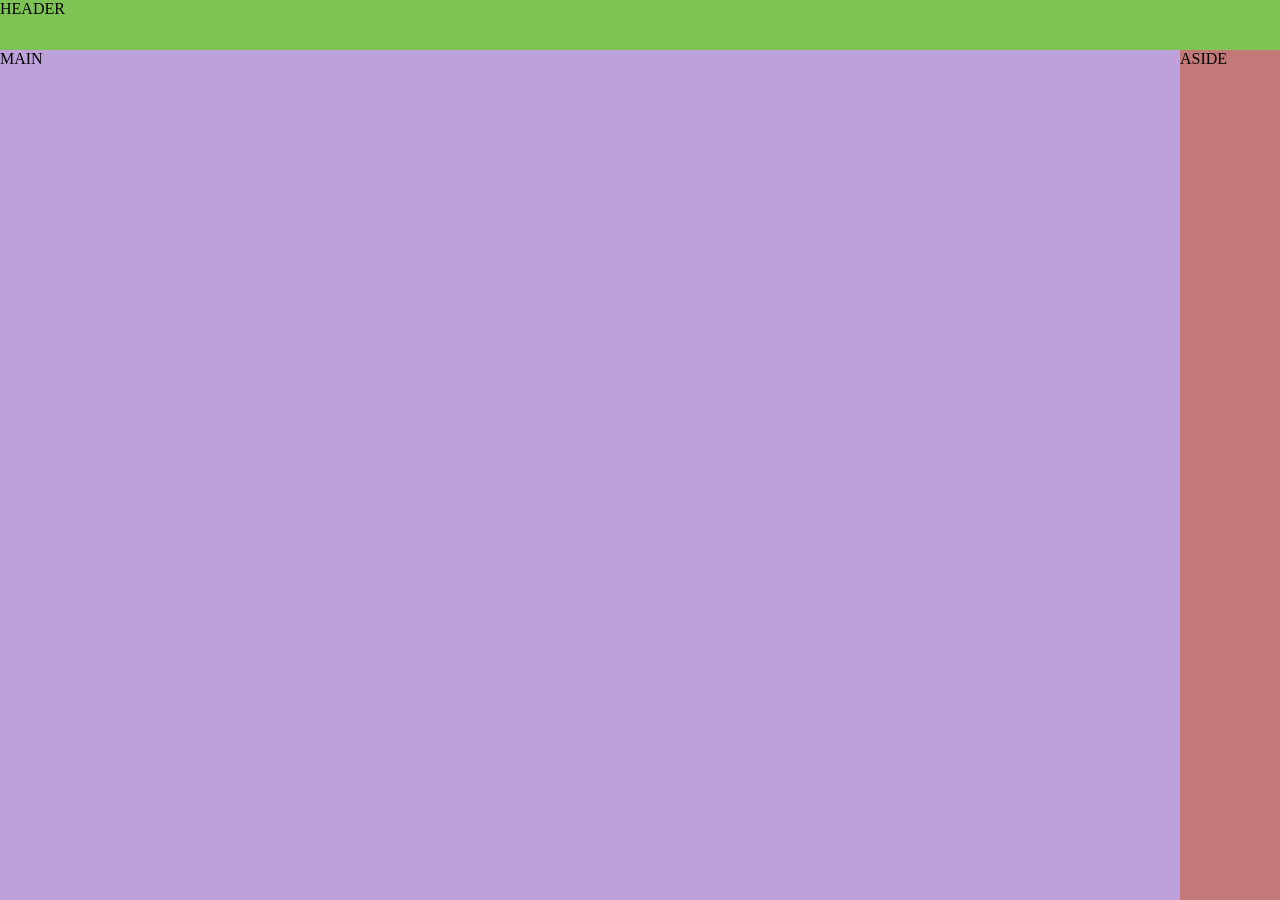
<file: index.html>
<!DOCTYPE html>
<html lang="en">
<head>
    <meta charset="UTF-8">
    <meta name="viewport" content="width=device-width, initial-scale=1.0">
    <link rel="stylesheet" href="./style.css">
    <title>GRID LAYOUT</title>
</head>
<body class="">
    <header><p>HEADER</p></header>
    <aside><p>ASIDE</p></aside>
    <main><p>MAIN</p></main>
    
</body>
</html>
</file>
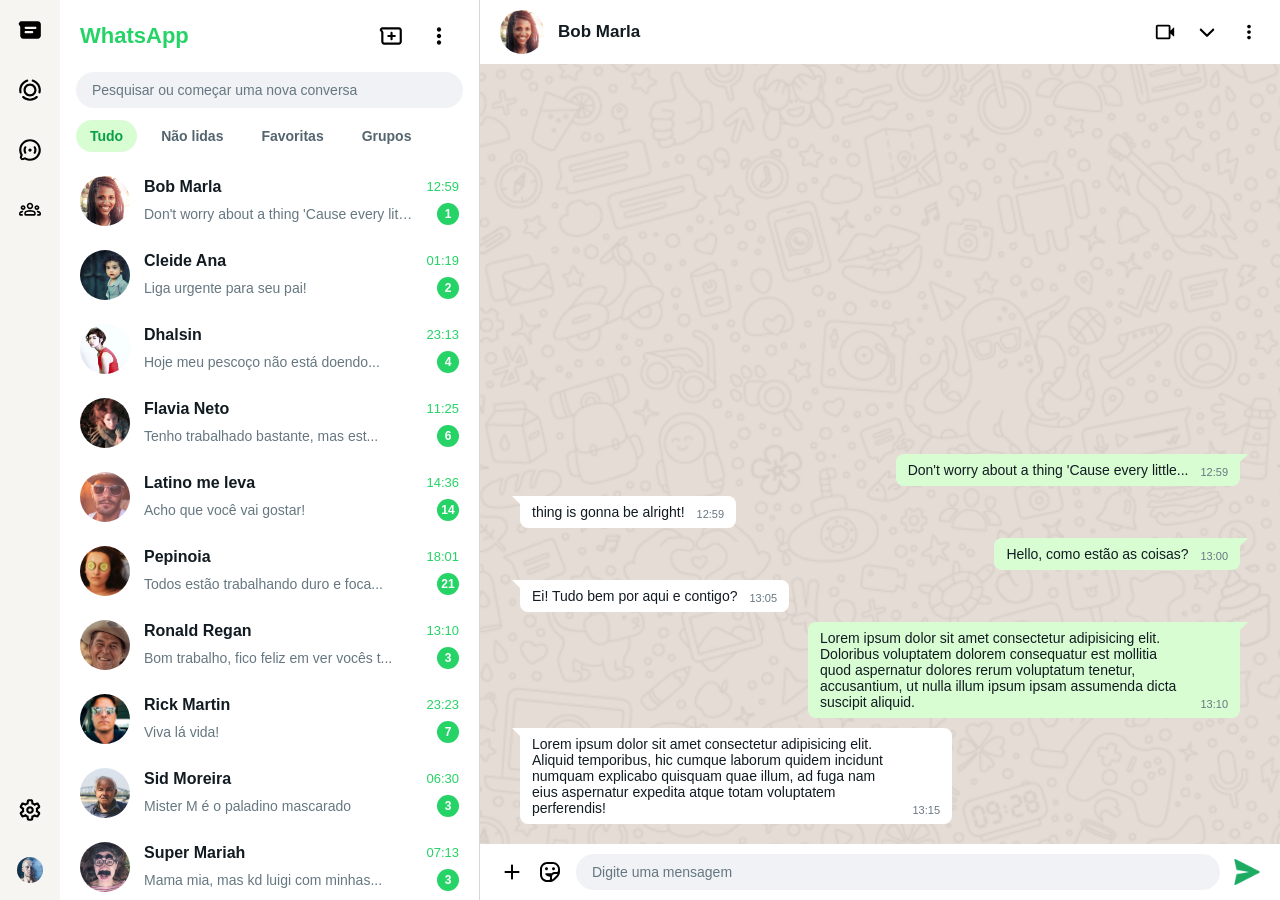
<file: Atividade WhatsApp Web/index.html>
<!DOCTYPE html>
<html lang="pt-br">
<head>
  <meta charset="UTF-8">
  <title>WhatsApp Web</title>
    <link rel="stylesheet" href="style.css">
    <script type="module" src="script.js"></script>
    <script src="trecho-perfil.js" defer></script>

</head>
<body>

  <nav>
    <div class="container-nav">
        <img src="./assets/icons/messages.svg" alt="">
        <img src="./assets/icons/status.svg" alt="">
        <img src="./assets/icons/newsletter.svg" alt="">
        <img src="./assets/icons/community.svg" alt="">
    </div>
    <div class="container-nav">
        <img src="./assets/icons/settings.svg" alt="">
    
        <img id="abrir-perfil" src="./assets/imgs/Dono_WhatsApp.jpg" alt="Dono do WhatsApp">
    </div>
  </nav>

  <aside>

    <div class="painel-perfil" id="painel-perfil">

        <h1 class="titulo-perfil">Perfil</h1>

        <div class="foto-perfil-container">
            <img class="foto-perfil" src="./assets/imgs/Dono_WhatsApp.jpg" alt="Foto de perfil">
        </div>

        <div class="campo-perfil">
            <span class="label-campo">Nome</span>
            <p class="valor-campo">Ricardo da Silva</p>
        </div>

        <div class="campo-perfil">
            <span class="label-campo">Recado</span>
            <div class="linha-editavel">
                <p class="valor-campo">Disponível</p>
                <img class="icone-acao" src="./assets/icons/cursor-pointer.svg" alt="Editar recado">
            </div>
        </div>

        <div class="campo-perfil">
            <span class="label-campo">Telefone</span>
            <div class="linha-editavel">
                <div class="telefone-info">
                    <img class="icone-info" src="./assets/icons/phone.svg" alt="">
                    <p class="valor-campo">+55 11 98787 6567</p>
                </div>
                <img class="icone-acao" src="./assets/icons/copy-btn.svg" alt="Copiar telefone">
            </div>
        </div>

        <div class="trocar-perfil">
            <h2>Trocar de Perfil</h2>
            <div class="lista-perfis">
                <div class="mini-perfil">
                    <img src="./assets/imgs/Bob_Marla.jpg" alt="Bob Marla">
                    <span>Bob Marla</span>
                </div>
                <div class="mini-perfil">
                    <img src="./assets/imgs/Latino.jpg" alt="Latino">
                    <span>Latino</span>
                </div>
                <div class="mini-perfil">
                    <img src="./assets/imgs/Rick_Martin.jpg" alt="Rick Martin">
                    <span>Rick Martin</span>
                </div>
                <div class="mini-perfil">
                    <img src="./assets/imgs/Super_Mariah.jpg" alt="Super Mariah">
                    <span>Super Mariah</span>
                </div>
            </div>
        </div>

    </div>

    <div class="header-lista">
        <h1>WhatsApp</h1>
        <div class="icones-header">
            <img src="./assets/icons/new-chat.svg" alt="Nova conversa">
            <img src="./assets/icons/more-settings.svg" alt="Mais opções">
        </div>
    </div>

    <div class="container-busca">
        <input type="text" placeholder="Pesquisar ou começar uma nova conversa">
    </div>

    <div class="tabs">
        <button class="tab tab-ativa">Tudo</button>
        <button class="tab">Não lidas</button>
        <button class="tab">Favoritas</button>
        <button class="tab">Grupos</button>
    </div>

    <div class="lista-conversas">

        <div class="conversa">
            <img class="avatar" src="./assets/imgs/Bob_Marla.jpg" alt="Bob Marla">
            <h3 class="nome">Bob Marla</h3>
            <span class="hora">12:59</span>
            <p class="mensagem">Don't worry about a thing 'Cause every little...</p>
            <span class="badge">1</span>
        </div>

        <div class="conversa">
            <img class="avatar" src="./assets/imgs/Cleide_Ana.jpg" alt="Cleide Ana">
            <h3 class="nome">Cleide Ana</h3>
            <span class="hora">01:19</span>
            <p class="mensagem">Liga urgente para seu pai!</p>
            <span class="badge">2</span>
        </div>

        <div class="conversa">
            <img class="avatar" src="./assets/imgs/Dhalsin.jpg" alt="Dhalsin">
            <h3 class="nome">Dhalsin</h3>
            <span class="hora">23:13</span>
            <p class="mensagem">Hoje meu pescoço não está doendo...</p>
            <span class="badge">4</span>
        </div>

        <div class="conversa">
            <img class="avatar" src="./assets/imgs/Flavia_Neto.jpg" alt="Flavia Neto">
            <h3 class="nome">Flavia Neto</h3>
            <span class="hora">11:25</span>
            <p class="mensagem">Tenho trabalhado bastante, mas est...</p>
            <span class="badge">6</span>
        </div>

        <div class="conversa">
            <img class="avatar" src="./assets/imgs/Latino.jpg" alt="Latino me leva">
            <h3 class="nome">Latino me leva</h3>
            <span class="hora">14:36</span>
            <p class="mensagem">Acho que você vai gostar!</p>
            <span class="badge">14</span>
        </div>

        <div class="conversa">
            <img class="avatar" src="./assets/imgs/pepinoia.jpg" alt="Pepinoia">
            <h3 class="nome">Pepinoia</h3>
            <span class="hora">18:01</span>
            <p class="mensagem">Todos estão trabalhando duro e foca...</p>
            <span class="badge">21</span>
        </div>

        <div class="conversa">
            <img class="avatar" src="./assets/imgs/Reynald_Regan.jpg" alt="Ronald Regan">
            <h3 class="nome">Ronald Regan</h3>
            <span class="hora">13:10</span>
            <p class="mensagem">Bom trabalho, fico feliz em ver vocês t...</p>
            <span class="badge">3</span>
        </div>

        <div class="conversa">
            <img class="avatar" src="./assets/imgs/Rick_Martin.jpg" alt="Rick Martin">
            <h3 class="nome">Rick Martin</h3>
            <span class="hora">23:23</span>
            <p class="mensagem">Viva lá vida!</p>
            <span class="badge">7</span>
        </div>

        <div class="conversa">
            <img class="avatar" src="./assets/imgs/sid_moreira.jpg" alt="Sid Moreira">
            <h3 class="nome">Sid Moreira</h3>
            <span class="hora">06:30</span>
            <p class="mensagem">Mister M é o paladino mascarado</p>
            <span class="badge">3</span>
        </div>

        <div class="conversa">
            <img class="avatar" src="./assets/imgs/Super_Mariah.jpg" alt="Super Mariah">
            <h3 class="nome">Super Mariah</h3>
            <span class="hora">07:13</span>
            <p class="mensagem">Mama mia, mas kd luigi com minhas...</p>
            <span class="badge">3</span>
        </div>

    </div>

  </aside>

  <main>

  <div class="header-chat">
    <div class="perfil-chat">
        <img class="avatar-chat" src="./assets/imgs/Bob_Marla.jpg" alt="Bob Marla">
        <h2>Bob Marla</h2>
    </div>
    <div class="icones-chat">
        <img src="./assets/icons/video-cam.svg" alt="Chamada de vídeo">
        <img src="./assets/icons/down-menu.svg" alt="Expandir">
        <img src="./assets/icons/more-settings.svg" alt="Mais opções">
    </div>
  </div>

  <div class="mensagens">

    <div class="balao enviada">
        <p>Don't worry about a thing 'Cause every little...</p>
        <span class="hora-msg">12:59</span>
    </div>

    <div class="balao recebida">
        <p>thing is gonna be alright!</p>
        <span class="hora-msg">12:59</span>
    </div>

    <div class="balao enviada">
            <p>Hello, como estão as coisas?</p>
            <span class="hora-msg">13:00</span>
        </div>

        <div class="balao recebida">
            <p>Ei! Tudo bem por aqui e contigo?</p>
            <span class="hora-msg">13:05</span>
        </div>

        <div class="balao enviada">
            <p>Lorem ipsum dolor sit amet consectetur adipisicing elit. Doloribus voluptatem dolorem consequatur est mollitia quod aspernatur dolores rerum voluptatum tenetur, accusantium, ut nulla illum ipsum ipsam assumenda dicta suscipit aliquid.</p>
            <span class="hora-msg">13:10</span>
        </div>

        <div class="balao recebida">
            <p>Lorem ipsum dolor sit amet consectetur adipisicing elit. Aliquid temporibus, hic cumque laborum quidem incidunt numquam explicabo quisquam quae illum, ad fuga nam eius aspernatur expedita atque totam voluptatem perferendis!</p>
            <span class="hora-msg">13:15</span>
        </div>

  </div>

  <div class="input-mensagem">
      <img src="./assets/icons/plus.svg" alt="Anexar">
      <img src="./assets/icons/expressions.svg" alt="expressões">
      <input type="text" placeholder="Digite uma mensagem">
      <img class="botao-enviar" src="./assets/icons/send-message.png" alt="Enviar">
  </div>

  </main>
</body>
</html>
</file>
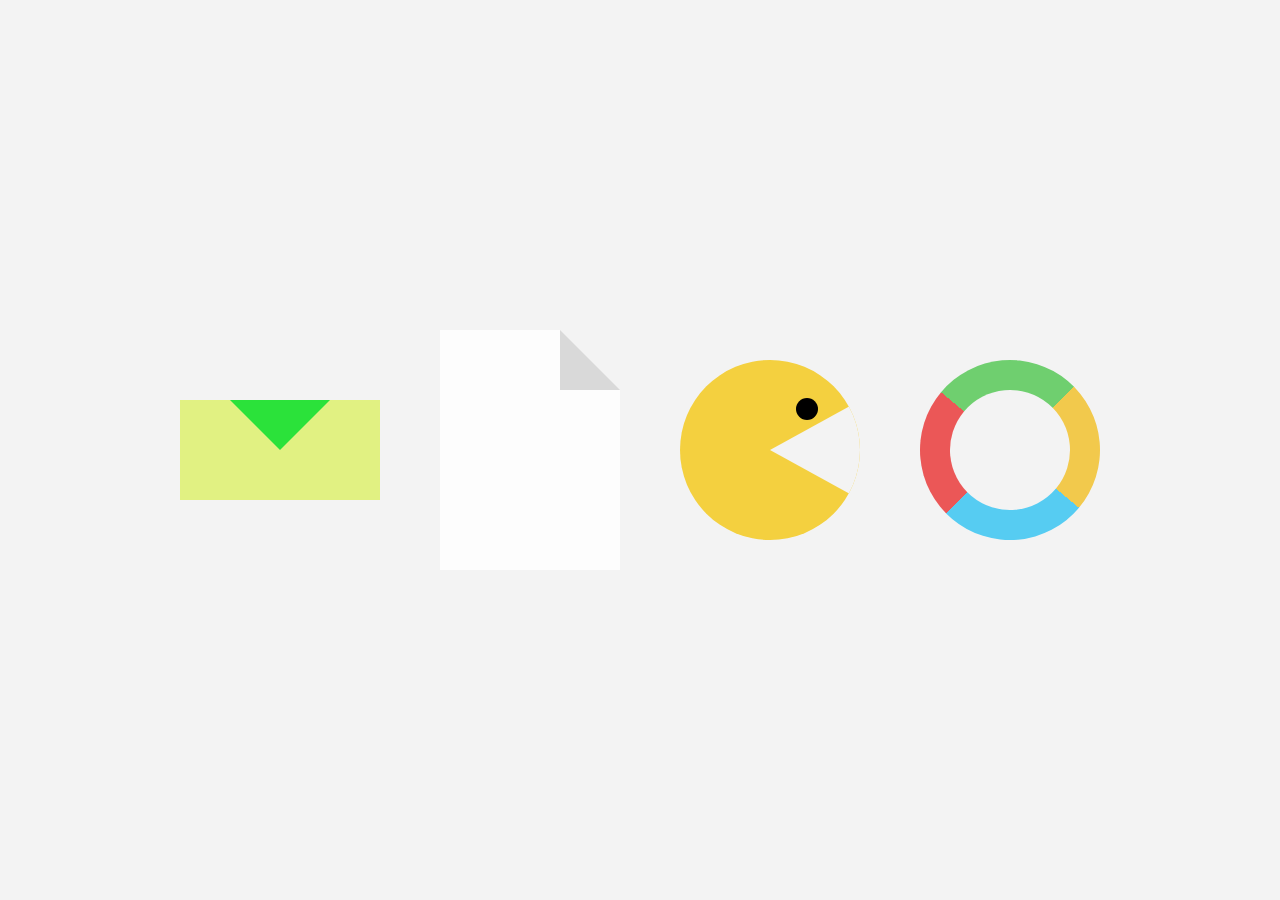
<file: Atividade WhatsApp Web/position.html>
<!DOCTYPE html>
<html lang="en">
<head>
    <meta charset="UTF-8">
    <meta name="viewport" content="width=device-width, initial-scale=1.0">
    <link rel="stylesheet" href="position.css">
    <title>Sobreposição de elementos</title>
</head>
<body>

<div class="container">

    <div class="elemento-pai">
        <div class="triangulo"></div>
    </div>

    <div class="folha">
        <div class="dobra"></div>
    </div> 

    <div class="pacman">
        <div class="olho"></div>

        <div class="boca"></div>
    </div>

    <div class="rosca"></div>

</div>

</body>
</html>
</file>
<file: style.css>
*{
    box-sizing: border-box;
    padding: 0;
    margin: 0;
    text-decoration: none;
}
*body{
    height: 100dvh;
    display: grid;
    grid-template-columns: 2fr 100px;
    grid-template-rows: 80px 1fr;
}
header{
    grid-column: 1 / -1;
    background-color: rgb(194, 211, 120);
}
main{
    grid-column: 1;
    grid-row: 2;
    background-color: rgb(190, 160, 218);
}
aside{
    grid-column: 2;
    background-color: rgb(196, 121, 121);
}*
body{
    height: 100dvh;
    display: grid;
    grid-template-areas: 
    "header header"
    "main aside";
    grid-template-columns: 1fr 100px;
    grid-template-rows: 50px 1fr;
}

header{
    grid-area: header;
    background-color: rgb(125, 196, 84);
}
@media(max-width: 400px){
    body{
        grid-template-areas: 
        "header header"
        "main main"
        "aside aside";
        grid-template-columns: 1fr;
        grid-template-rows: 80px 1fr 50px;
    }

    @media (max-width: 400px){
        body{
            grid-template-areas: 
            "header header"
            "main main"
            "aside aside";
            grid-template-columns: 1fr;
            grid-template-rows: 80px 1fr 50px;
        }    
}

}
</file>
<file: Atividade WhatsApp Web/style.css>
* {
  margin: 0;
  padding: 0;
  text-decoration: none;
  box-sizing: border-box;
  font-family: Arial, Helvetica, sans-serif;
}

img {
  display: block;
  max-width: 100%;
}

body {
  height: 100dvh;
  display: grid;
  grid-template-columns: 60px minmax(280px, 420px) 1fr;
  grid-template-rows: 1fr;
  grid-template-areas:
    "icones lista chat";
}



nav {
  grid-area: icones;
  background-color: #F7F5F2;
  display: grid;
  grid-template-rows: 1fr auto;
  padding: 10px;
}

.container-nav {
  display: grid;
  grid-auto-flow: row;
  justify-items: center;
  align-content: start;
  gap: 20px;
}

.container-nav > img:hover {
  background-color: #a9a9a993;
}

.container-nav > img {
  width: 40px;
  border-radius: 100%;
  padding: 7px;
}



aside {
  grid-area: lista;
  background-color: #ffffff;
  border-right: 1px solid #d1d7db;
  display: grid;
  grid-template-rows: auto auto auto 1fr;
  overflow: hidden;

  position: relative;
}

.painel-perfil {
  display: none;
  position: absolute;
  inset: 0;
  z-index: 10;
  background-color: #ffffff;
  overflow-y: auto;

  row-gap: 28px;
  padding: 24px 20px;
}
.painel-perfil.active {
  display: flex;
  flex-direction: column;
}

.titulo-perfil {
  font-size: 22px;
  font-weight: 700;
  color: #111b21;
}

.foto-perfil-container {
  display: grid;
  justify-items: center;
}

.foto-perfil {
  width: 160px;
  height: 160px;
  border-radius: 100%;
  object-fit: cover;
}

.campo-perfil {
  display: grid;
  row-gap: 6px;
}

.label-campo {
  font-size: 13px;
  font-weight: 600;
  color: #667781;
}

.valor-campo {
  font-size: 17px;
  color: #111b21;
}

.linha-editavel {
  display: grid;
  grid-template-columns: 1fr auto;
  align-items: center;
}

.telefone-info {
  display: grid;
  grid-template-columns: auto 1fr;
  align-items: center;
  column-gap: 12px;
}

.icone-info {
  width: 18px;
}

.icone-acao {
  width: 40px;
  padding: 7px;
  border-radius: 100%;
  cursor: pointer;
}

.trocar-perfil {
  display: grid;
  row-gap: 16px;
  align-content: start;
  margin-top: auto;
}

.trocar-perfil h2 {
  font-size: 16px;
  font-weight: 700;
  color: #111b21;
}

.lista-perfis {
  display: grid;
  grid-auto-flow: column;
  justify-content: start;
  column-gap: 24px;
}

.mini-perfil {
  display: grid;
  justify-items: center;
  row-gap: 6px;
  cursor: pointer;
}

.mini-perfil img {
  width: 56px;
  height: 56px;
  border-radius: 100%;
  object-fit: cover;
}

.mini-perfil span {
  font-size: 13px;
  color: #111b21;
}

.header-lista {
  display: grid;
  grid-template-columns: 1fr auto;
  align-items: center;
  padding: 16px 20px;
}

.header-lista h1 {
  color: #25d366;
  font-size: 22px;
  font-weight: 600;
}

.icones-header {
  display: grid;
  grid-auto-flow: column;
  align-items: center;
  gap: 8px;
}

.icones-header img {
  width: 40px;
  padding: 7px;
  border-radius: 100%;
  cursor: pointer;
}

.icones-header img:hover {
  background-color: #a9a9a993;
}

.container-busca {
  display: grid;
  padding: 0 16px 12px 16px;
}

.container-busca input {
  border: none;
  outline: none;
  background-color: #f0f2f5;
  border-radius: 20px;
  padding: 10px 16px;
  font-size: 14px;
  color: #111b21;
}

.container-busca input::placeholder {
  color: #667781;
}

.tabs {
  display: grid;
  grid-auto-flow: column;
  justify-content: start;
  gap: 10px;
  padding: 0 16px 12px 16px;
}

.tab {
  border: none;
  background-color: transparent;
  color: #54656f;
  font-size: 14px;
  font-weight: 600;
  padding: 8px 14px;
  border-radius: 20px;
  cursor: pointer;
}

.tab:hover {
  background-color: #d9fdd3;
  color: #08a047;
}

.tabs:hover .tab-ativa:not(:hover) {
  background-color: transparent;
  color: #54656f;
}

.tab-ativa {
  background-color: #d9fdd3;
  color: #08a047;
}

.lista-conversas {
  display: grid;
  grid-auto-rows: max-content;
  overflow-y: auto;
}

.conversa {
  display: grid;
  grid-template-columns: 50px 1fr auto;
  grid-template-rows: auto auto;
  grid-template-areas:
    "avatar nome hora"
    "avatar mensagem badge";
  column-gap: 14px;
  row-gap: 4px;
  padding: 12px 20px;
  align-items: center;
  cursor: pointer;
}

.conversa:hover {
  background-color: #f5f5f5;
}

.conversa .avatar {
  grid-area: avatar;
  grid-row: 1 / 3;
  width: 50px;
  height: 50px;
  border-radius: 100%;
  object-fit: cover;
  align-self: center;
}

.conversa .nome {
  grid-area: nome;
  font-size: 16px;
  font-weight: 600;
  color: #111b21;
}

.conversa .hora {
  grid-area: hora;
  font-size: 13px;
  color: #25d366;
  justify-self: end;
}

.conversa .mensagem {
  grid-area: mensagem;
  font-size: 14px;
  color: #667781;
  overflow: hidden;
  text-overflow: ellipsis;
  white-space: nowrap;
}

.conversa .badge {
  grid-area: badge;
  justify-self: end;
  background-color: #25d366;
  color: #ffffff;
  font-size: 12px;
  font-weight: 600;
  width: 22px;
  height: 22px;
  border-radius: 100%;
  display: grid;
  place-items: center;
}



main {
  grid-area: chat;
  background-color: #efeae2;
  background-image: url('./assets/imgs/whatsapp_bg.png');
  background-size: cover;
  background-position: center;
  display: grid;
  grid-template-rows: auto 1fr auto;
}

.header-chat {
  display: grid;
  grid-template-columns: 1fr auto;
  align-items: center;
  background-color:  #ffffff;
  padding: 10px 20px;
}

.perfil-chat {
  display: grid;
  grid-template-columns: auto 1fr;
  align-items: center;
  gap: 14px;
}

.avatar-chat {
  width: 44px;
  height: 44px;
  border-radius: 100%;
  object-fit: cover;
}

.perfil-chat h2 {
  font-size: 17px;
  font-weight: 600;
  color: #111b21;
}

.icones-chat {
  display: grid;
  grid-auto-flow: column;
  align-items: center;
  gap: 20px;
}

.icones-chat img {
  width: 22px;
  cursor: pointer;
}

.mensagens {
  display: grid;
  grid-auto-rows: max-content;
  align-content: start;
  gap: 10px;
  padding: 20px 40px;
  overflow-y: auto;
  margin-top: auto;
}

.balao {
  display: grid;
  grid-template-columns: 1fr auto;
  align-items: end;
  gap: 12px;
  padding: 8px 12px;
  border-radius: 8px;
  max-width: 60%;
  font-size: 14px;

    position: relative;
}

.balao.recebida {
  background-color: #ffffff;
  justify-self: start;

    border-top-left-radius: 0;
}

.balao.recebida::before {
  content: "";
  position: absolute;
  top: 0;
  left: -8px;
  width: 0;
  height: 0;
  border-top: 8px solid #ffffff;
  border-left: 8px solid transparent;
}

.balao.enviada {
  background-color:  #d9fdd3;
  justify-self: end;

  border-top-right-radius: 0;
}

.balao.enviada::before {
  content: "";
  position: absolute;
  top: 0;
  right: -8px;
  width: 0;
  height: 0;
  border-top: 8px solid #d9fdd3;
  border-right: 8px solid transparent;
}

.balao p {
  color: #111b21;
}

.hora-msg {
  font-size: 11px;
  color: #667781; 
}

.input-mensagem {
  display: grid;
  grid-template-columns: auto auto 1fr auto;
  align-items: center;
  gap: 14px;
  padding: 10px 20px;
  background-color: #ffffff;
}

.input-mensagem img {
  width: 24px;
  cursor: pointer;
  
}

.botao-enviar {
  width: 26px !important;
}

.input-mensagem input {
  border: none;
  outline: none;
  background-color: #f0f2f5;
  border-radius: 20px;
  padding: 10px 16px;
  font-size: 14px;
  color: #111b21;
}

.input-mensagem input::placeholder {
  color: #667781;
}

@media (max-width: 800px) {
  body {
    grid-template-columns: 1fr;
    grid-template-rows: 50px 1fr;
    grid-template-areas:
      "icones"
      "chat";
  }

  aside {
    display: none;
  }  
  
}
</file>
<file: Atividade WhatsApp Web/position.css>
* {
    box-sizing: border-box;
    padding: 0;
    margin: 0;
}

body {
    display: flex;
    justify-content: center;
    align-items: center;
    min-height: 100dvh;
    background: #f3f3f3;
}

.container {
    display: flex;
    gap: 60px;
    align-items: center;
}

.folha {
    width: 180px;
    height: 240px;
    background: #fdfdfd;
    border: 0px solid #888;
    position: relative;
  
}

.dobra {
    width: 0;
    height: 0;
    border-top: 60px solid #f3f3f3;
    border-left: 60px solid #d9d9d9;
    border-bottom: 0 solid transparent;
    position: absolute;
    right: 0;
    top: 0;
}

.pacman {
    width: 180px;
    height: 180px;
    background: #f4d03f;
    border-radius: 50%;
    position: relative;
    overflow: hidden;
}

.boca {
    width: 0;
    height: 0;
    border-top: 55px solid transparent;
    border-bottom: 55px solid transparent;
    border-right: 100px solid #f3f3f3;
    position: absolute;
    top: 50%;
    left: 50%;
    transform: translateY(-50%);
}

.olho {
    width: 22px;
    height: 22px;
    background: #000;
    border-radius: 50%;
    position: absolute;
    top: 38px;
    right: 42px;
    z-index: 2;
}

.triangulo {
    border-left: 50px solid transparent;
    border-right: 50px solid transparent;
    border-bottom: 50px solid rgb(43, 226, 58);
    position: absolute;
    rotate: 180deg;
    right: 50px;
}

.elemento-pai {
    width: 200px;
    height: 100px;
    background-color: #d4f12c8f;
    position: relative;
}


.rosca {
    width: 180px;
    height: 180px;
    border-radius: 50%;
    background: conic-gradient(
        #6fcf6f 0deg 95deg,
        #f2c94c 95deg 180deg,
        #56ccf2 180deg 275deg,
        #eb5757 275deg 360deg
    );
    position: relative;
    rotate: 310deg;
}

.rosca::before {
    content: "";
    position: absolute;
    inset: 30px;
    background: #f3f3f3;
    border-radius: 50%;
}

.pai {
    position: fixed;
    inset: 0;
    background: rgba(0, 0, 0, 0.5);
    z-index: 1000;
    display: none; 
}

.pai.active {
    display: block;
}
</file>
